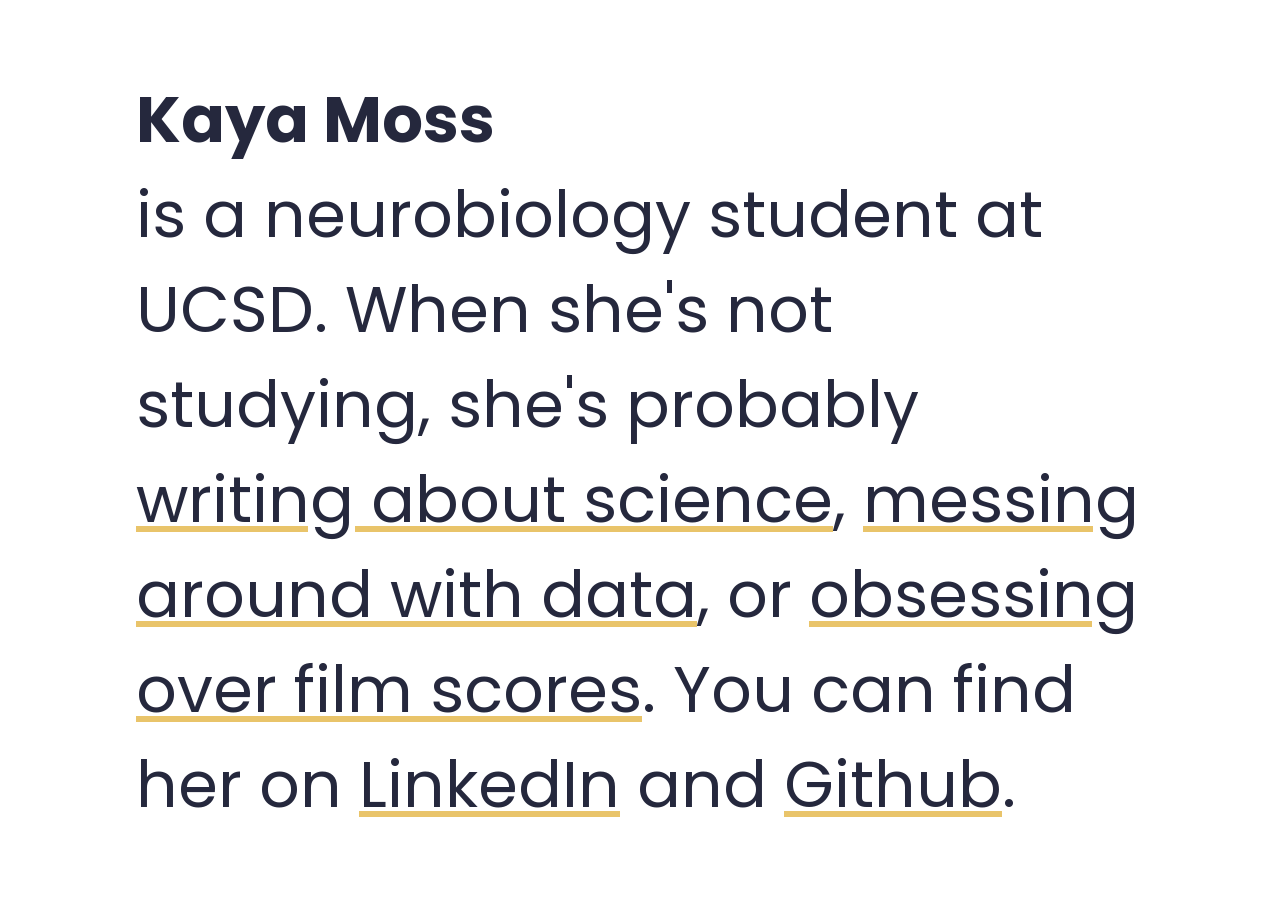
<file: index.html>
<!DOCTYPE html>
<html lang="en">
<head>
    <meta charset="UTF-8">
    <meta name="viewport" content="width=device-width, initial-scale=1.0">
    <title>Kaya Moss</title>
    <link rel="stylesheet" href = "styles.css">
    <link rel="preconnect" href="https://fonts.googleapis.com">
<link rel="preconnect" href="https://fonts.gstatic.com" crossorigin>
<link href="https://fonts.googleapis.com/css2?family=Poppins:ital,wght@0,100;0,200;0,300;0,400;0,500;0,600;0,700;0,800;0,900;1,100;1,200;1,300;1,400;1,500;1,600;1,700;1,800;1,900&display=swap" rel="stylesheet">
</head>
<body>
    <h1 class = "name">Kaya Moss</h1> is a neurobiology student at UCSD. 
    When she's not studying, she's probably
    <a href = "https://sqonline.ucsd.edu/2024/03/music-and-the-mind-how-taylor-swift-hijacked-our-brains/" target="_blank">
    writing about science</a>, 
    <a href = "https://kgmoss.github.io/concernedabouthobbits/" target="_blank">messing around with data</a>, 
    or <a href = "https://www.youtube.com/@scoreytelling" target="_blank">obsessing over film scores</a>. 
    You can find her on <a href = "https://www.linkedin.com/in/kaya-moss-070a7a285/" target="_blank">LinkedIn</a> and <a href = "https://github.com/KGMoss" target = "_blank">Github</a>.
</body>
</html>
</file>
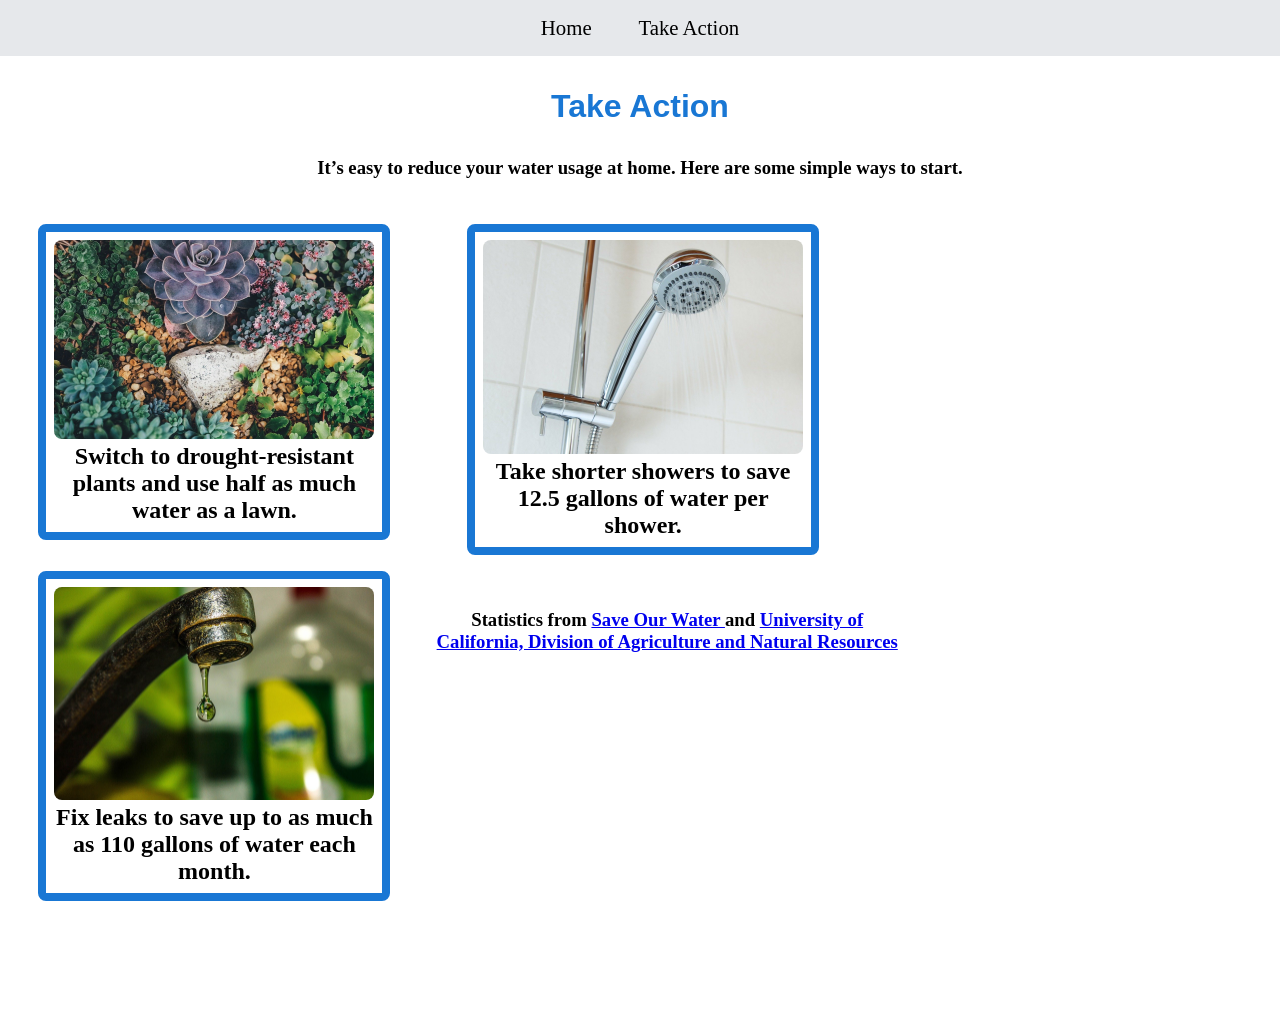
<file: takeAction.html>
<!DOCTYPE html>
<html>
  <head>
    
    <title>Kaya Moss</title>
    <meta charset="utf-8" />
	  <meta http-equiv="X-UA-Compatible" content="IE=edge" />
	  <meta name="viewport" content="width=device-width, initial-scale=1" />

	  <!-- link the webpage's stylesheet -->
	  <link rel="stylesheet" href="/style.css" />

	  <!-- link the webpage's JavaScript file -->
	  <script src="/script.js" defer></script>

  </head>

  <header>
    <nav>
      <ul> 
        <li> <a href= "index.html">Home </a> </li>
        <li> <a href= "takeaction.html">Take Action </a> </li>
      </ul>
    </nav>

  </header>
  
  <body>
    
    <h1>Take Action</h1>
    <h3 id="subtitle"> It’s easy to reduce your water usage at home. Here are some simple ways to start. </h3>

    
  <!-- pictures and captions of ways to reduce water use -->
  <div id= gallery>
  <div class="captionedImg"> 
    <img class= "actionImg" id= "succulents" src= "assets/succulents.jpg" alt= "Succulents in green and purple on top of pebbles">
    <h2> Switch to drought-resistant plants and use half as much water as a lawn.</h2>
  </div>

  <div class="captionedImg"> 
    <img class= "actionImg" id = "shower" src= "assets/shower.jpg" alt= "A metal showerhead spraying water">
    <h2> Take shorter showers to save 12.5 gallons of water per shower. </h2>
  </div>

  <div class="captionedImg"> 
    <img class= "actionImg" id= "faucet" src= "assets/faucet.jpg" alt= "A rusted metal faucet dripping water">
    <h2> Fix leaks to save up to as much as 110 gallons of water each month. </h2>
  </div>
  </div>

<br>

  <h3 id="sourceText"> Statistics from <a href="https://saveourwater.com/en/How-to-Save-Water/Around-the-House"> Save Our Water </a> and <a href= "https://ucanr.edu/sites/UrbanHort/Water_Use_of_Turfgrass_and_Landscape_Plant_Materials/" </a>University of California, Division of Agriculture and Natural Resources</h3>

  </body>
</html>
</file>
<file: styles.css>
*
{
    color: #25283D;
    font-family: poppins;
}
body
{
    font-size:4em;
    padding-left: 10%;
    padding-right: 10%;
    padding-top: 5%;
}

h1
{
    font-size:1em;
    padding:none;
    margin:0%;
}

a
{
    text-decoration: underline #E9C46A;
}

a:hover
{
    background-color: #E9C46A;
}


/* mobile layout */
@media only screen and (max-width: 768px) 
{
  body
  {
  font-size:3em;

  }
}

@media only screen and (max-width: 600px) 
{
  body
  {
  font-size:2em;

  }
}

/* poppins classes */
/**/
.poppins-thin {
    font-family: "Poppins", sans-serif;
    font-weight: 100;
    font-style: normal;
  }
  
  .poppins-extralight {
    font-family: "Poppins", sans-serif;
    font-weight: 200;
    font-style: normal;
  }
  
  .poppins-light {
    font-family: "Poppins", sans-serif;
    font-weight: 300;
    font-style: normal;
  }
  
  .poppins-regular {
    font-family: "Poppins", sans-serif;
    font-weight: 400;
    font-style: normal;
  }
  
  .poppins-medium {
    font-family: "Poppins", sans-serif;
    font-weight: 500;
    font-style: normal;
  }
  
  .poppins-semibold {
    font-family: "Poppins", sans-serif;
    font-weight: 600;
    font-style: normal;
  }
  
  .poppins-bold {
    font-family: "Poppins", sans-serif;
    font-weight: 700;
    font-style: normal;
  }
  
  .poppins-extrabold {
    font-family: "Poppins", sans-serif;
    font-weight: 800;
    font-style: normal;
  }
  
  .poppins-black {
    font-family: "Poppins", sans-serif;
    font-weight: 900;
    font-style: normal;
  }
  
  .poppins-thin-italic {
    font-family: "Poppins", sans-serif;
    font-weight: 100;
    font-style: italic;
  }
  
  .poppins-extralight-italic {
    font-family: "Poppins", sans-serif;
    font-weight: 200;
    font-style: italic;
  }
  
  .poppins-light-italic {
    font-family: "Poppins", sans-serif;
    font-weight: 300;
    font-style: italic;
  }
  
  .poppins-regular-italic {
    font-family: "Poppins", sans-serif;
    font-weight: 400;
    font-style: italic;
  }
  
  .poppins-medium-italic {
    font-family: "Poppins", sans-serif;
    font-weight: 500;
    font-style: italic;
  }
  
  .poppins-semibold-italic {
    font-family: "Poppins", sans-serif;
    font-weight: 600;
    font-style: italic;
  }
  
  .poppins-bold-italic {
    font-family: "Poppins", sans-serif;
    font-weight: 700;
    font-style: italic;
  }
  
  .poppins-extrabold-italic {
    font-family: "Poppins", sans-serif;
    font-weight: 800;
    font-style: italic;
  }
  
  .poppins-black-italic {
    font-family: "Poppins", sans-serif;
    font-weight: 900;
    font-style: italic;
  }
</file>
<file: style.css>
/* STYLE SECTIONING TAGS */
* { /* Reset the space of the webpage */
   margin: 0px;
   padding: 0px;
}

body {
 background-color:white;
 font-family:Geneva;
 text-align:center;
}

/* STYLE TEXT */

h1 {
  color:#1977D4;
  font-family: Verdana, Geneva, sans-serif;
  padding:1em;
}

#info{
  padding-bottom:2em;
  margin-left:20%;
  margin-right:20%;
}

#subtitle{
  padding-bottom:2em;
  margin-left:20%;
  margin-right:20%;
}

#factTitle{
  margin:.3em;
  color:#1977D4;
  font-size:48px;
  text-decoration:bold;
}


/* STYLE IMAGES */

#aqueduct{
  max-width: 30%;
  border-radius:.5em;
  border: .5em solid #1977D4;
  margin-bottom:1em;
}

.captionedImg {
  display:block;
  float:left;
  text-align:center;
  max-width: 25%;
  margin: .5em;
  padding: .5em;
  margin-left:3%;
  margin-right:3%;
  border-radius:.5em;
  border: .5em solid #1977D4;
}

.actionImg{
  max-width:100%;
  text-align:center;
  border-radius: .5em;
}
/* STYLE NAV BAR */
   ul {
  list-style-type:none;
  background-color:#e6e8eb;
  overflow:hidden;
  padding:1em;
  text-align:center;
 }

 li {
   display: inline;
 }

 li a{
   text-decoration: none;
   color:#000000;
   font-size:1.3em;
   padding:1em;
 }

 li a:hover {
   background-color: lightsteelblue;
 }
  

/* STYLE BUTTONS */

#factButton{
  background-color:#1977D4;
  color:white;
  padding:1em;
  border:.3em#1977D4 solid;
  font-size:24px;
  border-radius:.5em;
}

/* ADD MORE! */



#sourceText{
  padding: 20em;
}

#fact{
  background-color:white;
  font-size: 36px;
  color:#1977D4;
  margin-left:10%;
  margin-right:10%;
  border-radius:.5em;
  border:.3em solid #1977D4;
  padding:.5em;
  margin-top:.5em;
  margin-bottom:.5em;
}


#factGen{
  border:.5em solid #e6e8eb;
  margin-left:20%;
  margin-right:20%;
  background-color:#e6e8eb;
  border-radius:.5em;
}
</file>
